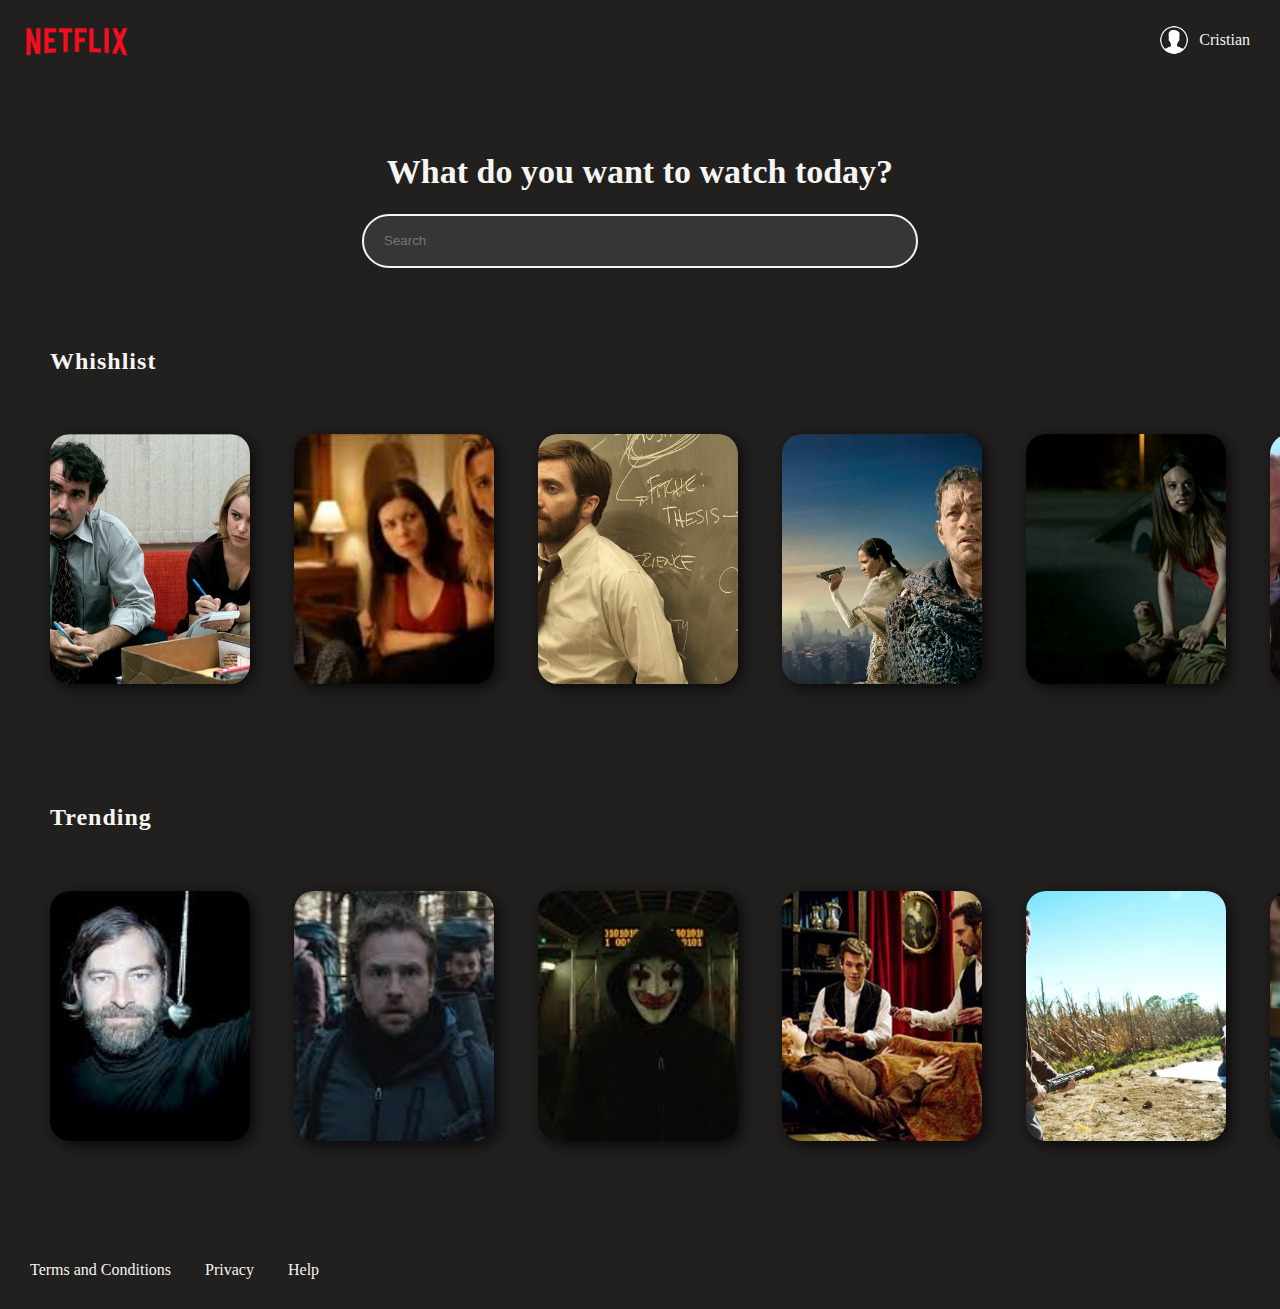
<file: index.html>
<!DOCTYPE html>
<html lang="en">
<head>
    <meta charset="UTF-8">
    <meta name="viewport" content="width=device-width, initial-scale=1.0">
    <link rel="icon" href="images/n.png">
    <link href="https://fonts.googleapis.com/css2?family=Bebas+Neue&display=swap" rel="stylesheet">
    <link rel="stylesheet" href="css/sstyle.css">
    <title>Netflix</title>
</head>
<body>
    <header class="header">
        <img src="images/netflix-ico.png" alt="">
        <div class="profile">
            <div class="profile__nav">
                <img src="images/user-icon.png" alt="">
                <p>Cristian</p>    
            </div>
            <ul>
                <li><a href="">Account</a></li>
                <li><a href="">Settings</a></li>
                <li><a href="">Log out</a></li>
            </ul>
        </div>
    </header>
    <section class="main">
        <div class="title">
            <h1>What do you want to watch today?</h1>
        </div>
        <input type="text" placeholder="Search" >
    </section>
    <section class="carrousel">
        <h2>Whishlist</h2>
        <div class="carrousel__container">
            <div class="item">
                <img src="images/movie1.jpg" alt="">
                <div class="details">
                    <div class="button">
                        <img src="images/play.png" alt="">
                    </div>
                    <p class="title">Spotlight</p>
                    <p class="subtitle">2015 - 1h 9m</p>
                </div>
            </div>
            <div class="item">
                <img src="images/movie2.jpg" alt="">
                <div class="details">
                    <div class="button">
                        <img src="images/play.png" alt="">
                    </div>
                    <p class="title">Spotlight</p>
                    <p class="subtitle">2015 - 1h 9m</p>
                </div>
            </div>
            <div class="item">
                <img src="images/movie3.jpg" alt="">
                <div class="details">
                    <div class="button">
                        <img src="images/play.png" alt="">
                    </div>
                    <p class="title">Spotlight</p>
                    <p class="subtitle">2015 - 1h 9m</p>
                </div>
            </div>
            <div class="item">
                <img src="images/movie4.jpg" alt="">
                <div class="details">
                    <div class="button">
                        <img src="images/play.png" alt="">
                    </div>
                    <p class="title">Spotlight</p>
                    <p class="subtitle">2015 - 1h 9m</p>
                </div>
            </div>
            <div class="item">
                <img src="images/movie5.jpg" alt="">
                <div class="details">
                    <div class="button">
                        <img src="images/play.png" alt="">
                    </div>
                    <p class="title">Spotlight</p>
                    <p class="subtitle">2015 - 1h 9m</p>
                </div>
            </div>
            <div class="item">
                <img src="images/movie6.jpg" alt="">
                <div class="details">
                    <div class="button">
                        <img src="images/play.png" alt="">
                    </div>
                    <p class="title">Imsomnia</p>
                    <p class="subtitle">2015 - 1h 9m</p>
                </div>
            </div>
            <div class="item">
                <img src="images/movie7.jpg" alt="">
                <div class="details">
                    <div class="button">
                        <img src="images/play.png" alt="">
                    </div>
                    <p class="title">Spotlight</p>
                    <p class="subtitle">2015 - 1h 9m</p>
                </div>
            </div>
            <div class="item">
                <img src="images/movie8.jpg" alt="">
                <div class="details">
                    <div class="button">
                        <img src="images/play.png" alt="">
                    </div>
                    <p class="title">Spotlight</p>
                    <p class="subtitle">2015 - 1h 9m</p>
                </div>
            </div>
        </div>
        <h2>Trending</h2>
        <div class="carrousel__container">
            <div class="item">
                <img src="images/movie9.jpg" alt="">
                <div class="details">
                    <div class="button">
                        <img src="images/play.png" alt="">
                    </div>
                    <p class="title">Spotlight</p>
                    <p class="subtitle">2015 - 1h 9m</p>
                </div>
            </div>
            <div class="item">
                <img src="images/movie10.jpg" alt="">
                <div class="details">
                    <div class="button">
                        <img src="images/play.png" alt="">
                    </div>
                    <p class="title">Spotlight</p>
                    <p class="subtitle">2015 - 1h 9m</p>
                </div>
            </div>
            <div class="item">
                <img src="images/movie11.jpg" alt="">
                <div class="details">
                    <div class="button">
                        <img src="images/play.png" alt="">
                    </div>
                    <p class="title">Spotlight</p>
                    <p class="subtitle">2015 - 1h 9m</p>
                </div>
            </div>
            <div class="item">
                <img src="images/movie12.jpg" alt="">
                <div class="details">
                    <div class="button">
                        <img src="images/play.png" alt="">
                    </div>
                    <p class="title">Spotlight</p>
                    <p class="subtitle">2015 - 1h 9m</p>
                </div>
            </div>
            <div class="item">
                <img src="images/movie13.jpg" alt="">
                <div class="details">
                    <div class="button">
                        <img src="images/play.png" alt="">
                    </div>
                    <p class="title">Spotlight</p>
                    <p class="subtitle">2015 - 1h 9m</p>
                </div>
            </div>
            <div class="item">
                <img src="images/movie14.jpg" alt="">
                <div class="details">
                    <div class="button">
                        <img src="images/play.png" alt="">
                    </div>
                    <p class="title">Spotlight</p>
                    <p class="subtitle">2015 - 1h 9m</p>
                </div>
            </div>
            <div class="item">
                <img src="images/movie15.jpg" alt="">
                <div class="details">
                    <div class="button">
                        <img src="images/play.png" alt="">
                    </div>
                    <p class="title">Spotlight</p>
                    <p class="subtitle">2015 - 1h 9m</p>
                </div>
            </div>
            <div class="item">
                <img src="images/movie16.jpg" alt="">
                <div class="details">
                    <div class="button">
                        <img src="images/play.png" alt="">
                    </div>
                    <p class="title">Spotlight</p>
                    <p class="subtitle">2015 - 1h 9m</p>
                </div>
            </div>
        </div>
    </section>
    <footer>
        <a href="">Terms and Conditions</a>
        <a href="">Privacy</a>
        <a href="">Help</a>
    </footer>
</body>
</html>
</file>
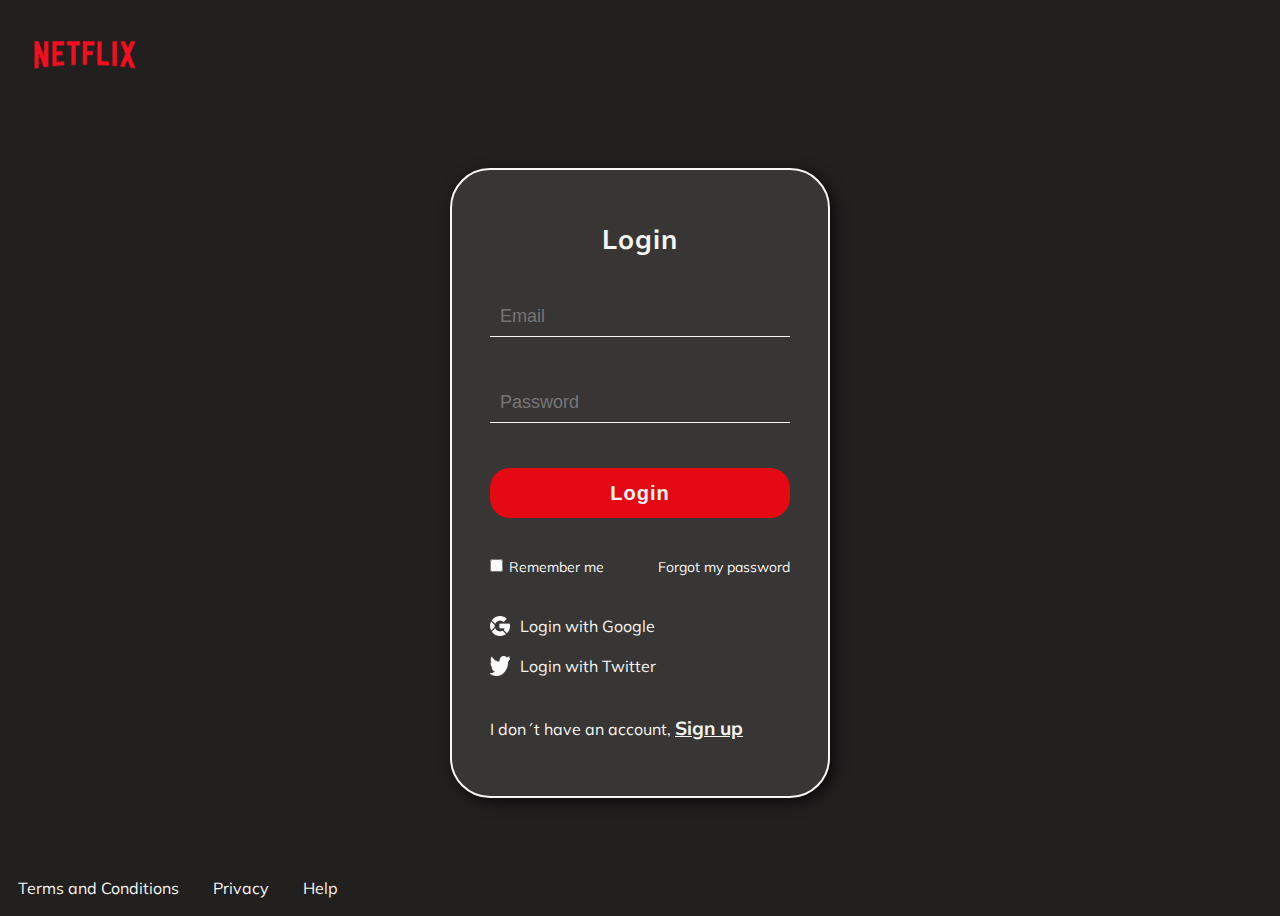
<file: login.html>
<!DOCTYPE html>
<html lang="en">
<head>
    <meta charset="UTF-8">
    <meta name="viewport" content="width=device-width, initial-scale=1.0">
    <link rel="icon" href="images/n.png">
    <link href="https://fonts.googleapis.com/css2?family=Muli&display=swap" rel="stylesheet">
    <link rel="stylesheet" href="css/login.css">
    <title>Login</title>
</head>
<body>
    <header>
        <img src="images/netflix-ico.png" alt="">
    </header>
    <section class="login">
        <section class="login__container">
            <h2>Login</h2>
            <form class="form">
                <input class="input" type="text" placeholder="Email">
                <input class="input" type="password" placeholder="Password">
                <button class="button"> Login</button>
                <div class="remember">
                    <label >
                        <input type="checkbox" value="checkbox">
                        Remember me
                    </label>
                    <a href="/">Forgot my password</a>
                </div>
            </form>
            <section class="social">
                <div><img src="images/google.png">Login with Google</div>
                <div><img src="images/twitter.png">Login with Twitter</div>
            </section>
            <p>I don´t have an account, <a href=""> Sign up</a></p>
        </section>
    </section>
    <footer>
        <a href="">Terms and Conditions</a>
        <a href="">Privacy</a>
        <a href="">Help</a>
    </footer>
</body>
</html>
</file>
<file: css/sstyle.css>
body {
  margin: 0;
  background-color: #221f1f;
  height: 100vh;
  font-family: "Muli", sans-serifl;
}

header {
  width: 100%;
  height: 80px;
  display: flex;
  justify-content: space-between;
  align-items: center;
}
header img {
  width: 124px;
  height: 70px;
  margin-left: 15px;
}
header .profile {
  margin-right: 30px;
  position: relative;
  display: flex;
  align-items: center;
}
header .profile__nav {
  display: flex;
  align-items: center;
}
header .profile__nav img {
  height: 30px;
  width: 30px;
}
header .profile__nav p {
  margin-left: 10px;
  color: #f5f5f1;
}
header .profile ul {
  display: none;
  position: absolute;
  right: 0px;
  list-style: none;
  margin: 0;
  bottom: -65px;
}
header .profile ul li {
  text-align: end;
  margin-bottom: 5px;
}
header .profile ul li a {
  color: #f5f5f1;
  text-decoration: none;
}
header .profile ul li a:hover {
  text-decoration: underline;
}
header .profile:hover ul, header ul:hover {
  display: block;
}

.main {
  margin-top: 50px;
  width: 100%;
  text-align: center;
}
.main .title {
  display: flex;
  justify-content: center;
  text-align: center;
}
.main .title h1 {
  color: #f5f5f1;
  display: block;
  width: 100%;
  font-size: 34px;
}
.main input {
  height: 50px;
  border-radius: 30px;
  padding: 0px 20px;
  width: 40%;
  color: #f5f5f1;
  border: 2px solid #f5f5f1;
  background-color: rgba(255, 255, 255, 0.1);
  outline: none;
}

.carrousel {
  margin-top: 80px;
  padding-left: 50px;
}
.carrousel h2 {
  color: #f5f5f1;
  letter-spacing: 1px;
  margin-top: 80px;
}
.carrousel__container {
  width: 100%;
  height: 250px;
  white-space: nowrap;
  padding-top: 40px;
  padding-bottom: 40px;
}
.carrousel__container .item {
  display: inline-block;
  position: relative;
  width: 200px;
  height: 250px;
  border-radius: 20px;
  margin-right: 40px;
  overflow: hidden;
  cursor: pointer;
  transition: 450ms all;
  transform-origin: center left;
  box-shadow: 4px 4px 15px 0px rgba(0, 0, 0, 0.75);
}
.carrousel__container .item img {
  width: 200px;
  height: 250px;
  object-fit: cover;
  z-index: 1;
  opacity: 1;
}
.carrousel__container .item .details {
  position: absolute;
  background: linear-gradient(to top, rgba(0, 0, 0, 0.9) 0%, rgba(0, 0, 0, 0));
  font-size: 10px;
  opacity: 0;
  transition: 450ms opacity;
  padding: 10px;
  z-index: 2;
  right: 0;
  bottom: 0;
  left: 0;
}
.carrousel__container .item .details .button {
  width: 30px;
  height: 30px;
}
.carrousel__container .item .details .button img {
  width: 100%;
  height: 100%;
}
.carrousel__container .item .details .title {
  font-size: 19px;
  font-weight: bold;
  color: #f5f5f1;
  margin-bottom: 0;
}
.carrousel__container .item .details .subtitle {
  font-size: 14px;
  color: #f5f5f1;
  margin-bottom: 0;
}
.carrousel__container .item:hover ~ .item {
  transform: translate3d(20px, 0, 0);
}
.carrousel__container .item:hover .details {
  opacity: 1;
}
.carrousel__container:hover .item {
  opacity: 0.05;
}
.carrousel__container:hover .item:hover {
  transform: scale(1.5);
  opacity: 1;
}

footer {
  margin-top: 80px;
  padding-left: 30px;
  padding-bottom: 30px;
  font-family: "Muli", sans-serifl;
}
footer a {
  color: #f5f5f1;
  text-decoration: none;
  font-size: 16px;
  margin-right: 30px;
}
footer a:hover {
  text-decoration: underline;
}

@media only screen and (max-width: 600px) {
  .main .title h1 {
    font-size: 24px;
  }

  .main input {
    width: 70%;
    margin-top: 20px;
  }

  .carrousel__container {
    overflow: hidden;
  }
}
</file>
<file: css/login.css>
body {
  background-color: #221f1f;
  position: relative;
  height: 100vh;
  font-family: "Muli", sans-serifl;
}

header {
  width: 100%;
  height: 80px;
  display: flex;
  justify-content: space-between;
  align-items: center;
}
header img {
  width: 124px;
  height: 70px;
  margin-left: 15px;
  margin-top: 10px;
}

.login {
  margin-top: 80px;
  display: flex;
  justify-content: center;
}
.login__container {
  border: 2px solid #f5f5f1;
  border-radius: 40px;
  background-color: rgba(255, 255, 255, 0.1);
  color: #f5f5f1;
  padding: 30px 38px 40px;
  width: 300px;
  box-shadow: 4px 4px 15px 0px rgba(0, 0, 0, 0.75);
}
.login__container h2 {
  font-size: 27px;
  text-align: center;
  letter-spacing: 1px;
  margin-bottom: 40px;
}
.login__container .form {
  display: flex;
  flex-direction: column;
}
.login__container .form .input {
  background-color: transparent;
  border-top: 0;
  border-right: 0;
  border-left: 0;
  border-bottom: 1px solid #f5f5f1;
  font-size: 18px;
  margin-bottom: 45px;
  outline: none;
  padding: 0px 10px;
  height: 40px;
}
.login__container .form button {
  background-color: #e50914;
  border: none;
  border-radius: 20px;
  cursor: pointer;
  font-size: 20px;
  font-weight: bold;
  color: #f5f5f1;
  height: 50px;
  letter-spacing: 1px;
}
.login__container .form .remember {
  color: #f5f5f1;
  display: flex;
  justify-content: space-between;
  margin-top: 40px;
  font-size: 14px;
  align-items: center;
}
.login__container .form .remember label {
  align-items: center;
}
.login__container .form .remember label input {
  margin: 0;
  margin-right: 2px;
}
.login__container .form .remember a {
  color: #f5f5f1;
  text-decoration: none;
  text-align: center;
}
.login__container .form .remember a:hover {
  text-decoration: underline;
}
.login__container .social {
  margin-top: 40px;
}
.login__container .social div {
  margin-top: 20px;
  display: flex;
  align-items: center;
}
.login__container .social div img {
  width: 20px;
  height: 20px;
  margin-right: 10px;
}
.login__container p {
  margin-top: 40px;
}
.login__container p a {
  color: #f5f5f1;
  font-weight: bold;
  font-size: 19px;
}

footer {
  position: absolute;
  left: 0;
  bottom: 0;
  padding-left: 10px;
  padding-bottom: 10px;
  font-family: "Muli", sans-serifl;
}
footer a {
  color: #f5f5f1;
  text-decoration: none;
  font-size: 16px;
  margin-right: 30px;
}
footer a:hover {
  text-decoration: underline;
}

@media only screen and (max-width: 600px) {
  .login__container {
    border: none;
    background-color: transparent;
    box-shadow: none;
  }

  footer {
    position: relative;
    margin-top: 20px;
    display: flex;
    flex-direction: column;
    padding-left: 20px;
  }
  footer a {
    margin-top: 15px;
  }
}
</file>
